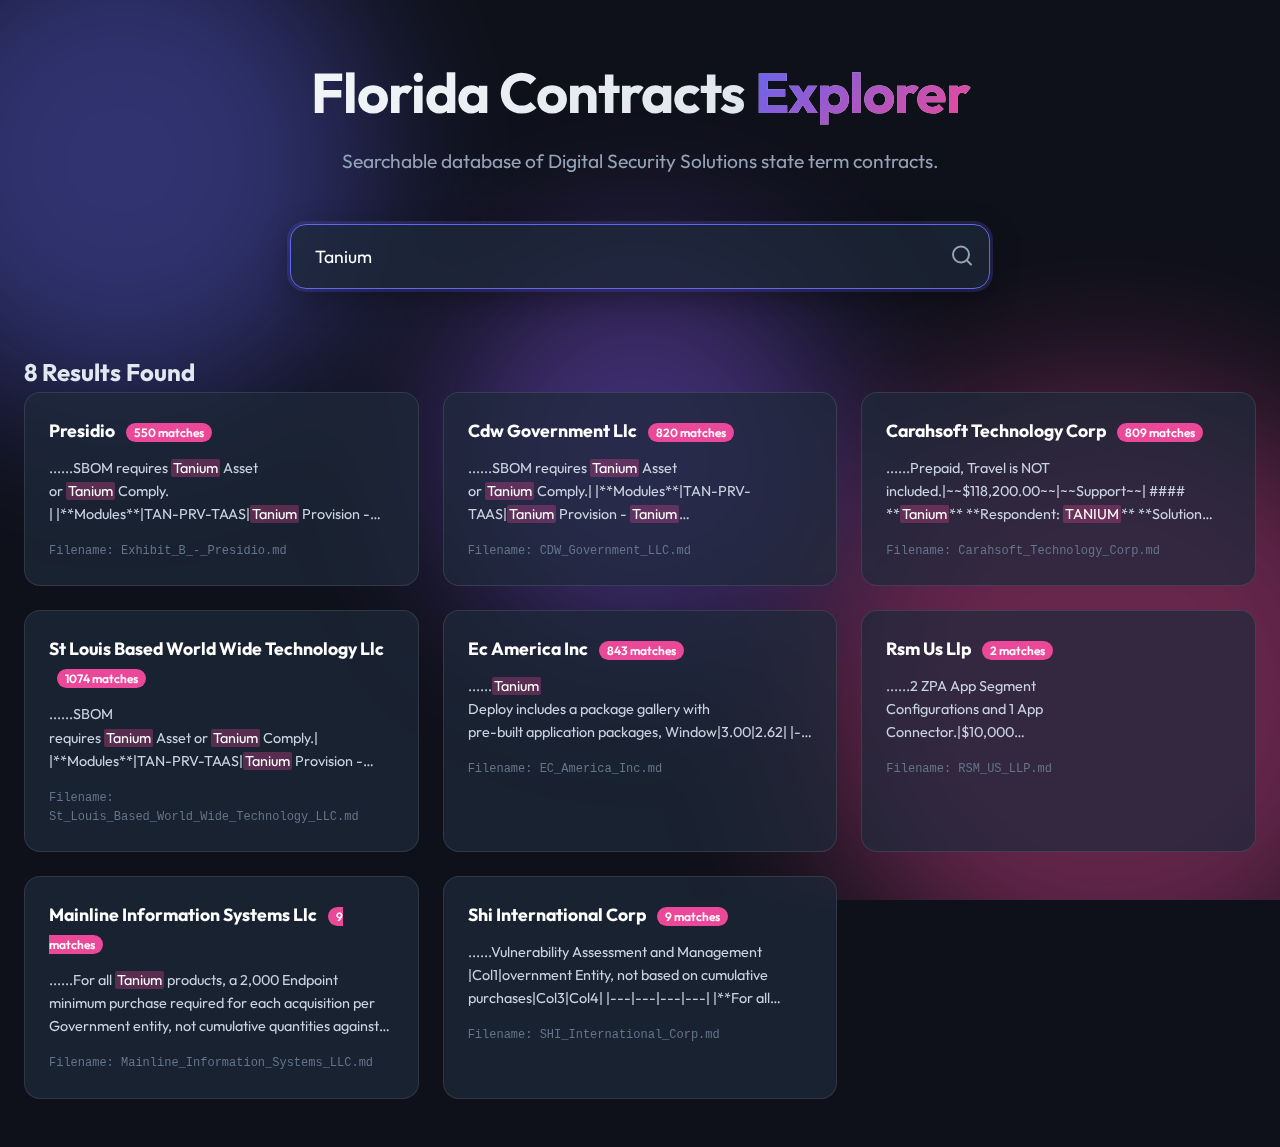
<file: search_debug.html>
<!DOCTYPE html>
<html lang="en">

<head>
    <meta charset="UTF-8">
    <meta name="viewport" content="width=device-width, initial-scale=1.0">
    <title>Florida Contract Search</title>
    <link rel="preconnect" href="https://fonts.googleapis.com">
    <link rel="preconnect" href="https://fonts.gstatic.com" crossorigin>
    <link href="https://fonts.googleapis.com/css2?family=Outfit:wght@300;400;500;700&display=swap" rel="stylesheet">
    <link rel="stylesheet" href="/static/style.css">
</head>

<body>
    <div class="background-blobs">
        <div class="blob blob-1"></div>
        <div class="blob blob-2"></div>
        <div class="blob blob-3"></div>
    </div>

    <div class="container">
        <header>
            <h1>Florida Contracts <span class="highlight">Explorer</span></h1>
            <p class="subtitle">Searchable database of Digital Security Solutions state term contracts.</p>
        </header>

        <section class="search-section">
            <form action="/" method="get" class="search-form">
                <input type="text" name="q" placeholder="Search for vendors, terms, or pricing..." value="Tanium"
                    autocomplete="off" autofocus>
                <button type="submit">
                    <svg xmlns="http://www.w3.org/2000/svg" width="24" height="24" viewBox="0 0 24 24" fill="none"
                        stroke="currentColor" stroke-width="2" stroke-linecap="round" stroke-linejoin="round">
                        <circle cx="11" cy="11" r="8"></circle>
                        <line x1="21" y1="21" x2="16.65" y2="16.65"></line>
                    </svg>
                </button>
            </form>
        </section>

        
        <section class="results-section">
            <h2>8 Results Found</h2>
            <div class="results-grid">
                
                <a href="/document/47?q=Tanium" class="result-card">
                    <div class="card-content">
                        <h3>
                            Presidio
                            
                            <span class="match-badge">550 matches</span>
                            
                        </h3>
                        <div class="snippet">......SBOM requires <mark>Tanium</mark> Asset<br>or <mark>Tanium</mark> Comply.<br>|
|**Modules**|TAN-PRV-TAAS|<mark>Tanium</mark> Provision - <mark>Tanium</mark><br>Cloud|$3.00|$2.97|$2.94|$2.91|$2.88|~~<mark>Tanium</mark> Provision enables bare metal provisioning and refresh imaging use cases for~~<br>Windows and Linux endpoints. Provision requires <mark>Tanium</mark> Deploy.|
|**Modules**|TAN-CERTMAN-TAAS|<mark>Tanium</mark> Certificate Manager -<br><mark>Tanium</mark> Cloud|$3.00|$2.97|$2......</div>
                        <div class="meta">Filename: Exhibit_B_-_Presidio.md</div>
                    </div>
                </a>
                
                <a href="/document/7?q=Tanium" class="result-card">
                    <div class="card-content">
                        <h3>
                            Cdw Government Llc
                            
                            <span class="match-badge">820 matches</span>
                            
                        </h3>
                        <div class="snippet">......SBOM requires <mark>Tanium</mark> Asset<br>or <mark>Tanium</mark> Comply.|
|**Modules**|TAN-PRV-TAAS|<mark>Tanium</mark> Provision - <mark>Tanium</mark><br>Cloud|$3.00|$2.97|$2.94|$2.91|$2.88|<mark>Tanium</mark> Provision enables bare metal provisioning and refresh imaging use cases for<br>Windows and Linux endpoints. Provision requires <mark>Tanium</mark> Deploy.|
|**Modules**|TAN-CERTMAN-TAAS|<mark>Tanium</mark> Certificate Manager -<br><mark>Tanium</mark> Cloud|$3.00|$2.97|$2.94......</div>
                        <div class="meta">Filename: CDW_Government_LLC.md</div>
                    </div>
                </a>
                
                <a href="/document/23?q=Tanium" class="result-card">
                    <div class="card-content">
                        <h3>
                            Carahsoft Technology Corp
                            
                            <span class="match-badge">809 matches</span>
                            
                        </h3>
                        <div class="snippet">......Prepaid, Travel is NOT included.|~~$118,200.00~~|~~Support~~|

#### **<mark>Tanium</mark>**







**Respondent: <mark>TANIUM</mark>**
**Solution Proposed:** **<mark>Tanium</mark> Endpoint-Based Asset Discovery**
(<mark>Tanium</mark> Core, Asset, Discover, Patch, Deploy, Comply)
**Service Category:** 1
**Pricing discount tiers are for individual order per Government Entity, not based on cumulative**
**purchases For all <mark>Tanium</mark> products, a 2,000 Endpoint minimum purchase required for each**
**acquisition per Government entity, not cumulative quantities......</div>
                        <div class="meta">Filename: Carahsoft_Technology_Corp.md</div>
                    </div>
                </a>
                
                <a href="/document/21?q=Tanium" class="result-card">
                    <div class="card-content">
                        <h3>
                            St Louis Based World Wide Technology Llc
                            
                            <span class="match-badge">1074 matches</span>
                            
                        </h3>
                        <div class="snippet">......SBOM<br>requires <mark>Tanium</mark> Asset or <mark>Tanium</mark> Comply.|
|**Modules**|TAN-PRV-TAAS|<mark>Tanium</mark> Provision -<br><mark>Tanium</mark> Cloud|$3.00|$2.97|$2.94|$2.91|$2.88|<mark>Tanium</mark> Provision enables bare metal provisioning and refresh imaging use cases<br>for<br>Windows and Linux endpoints. Provision requires <mark>Tanium</mark> Deploy.|
|**Modules**|TAN-CERTMAN-TAAS|<mark>Tanium</mark> Certificate<br>Manager - <mark>Tanium</mark> Cloud|$3.00|$2.97|$2......</div>
                        <div class="meta">Filename: St_Louis_Based_World_Wide_Technology_LLC.md</div>
                    </div>
                </a>
                
                <a href="/document/12?q=Tanium" class="result-card">
                    <div class="card-content">
                        <h3>
                            Ec America Inc
                            
                            <span class="match-badge">843 matches</span>
                            
                        </h3>
                        <div class="snippet">......<mark>Tanium</mark><br>Deploy includes a package gallery with<br>pre-built application packages, Window|3.00|2.62|
|---|---|---|---|---|
|<mark>Tanium</mark>, Inc.|TAN-DEPLOY-TAAS|<mark>Tanium</mark> Deploy - <mark>Tanium</mark> Cloud - 2k<br>endpoint min purchase required|8.00|6.99|
|<mark>Tanium</mark>, Inc.|TAN-DEV-SUM-<br>RENEW|<mark>Tanium</mark> Appliance, Dev/Lab -<br>Maintenance Renewal|1700.00|1485.64|
|<mark>Tanium</mark>, Inc.|TAN-DEX-S|<mark>Tanium</mark> Digital Employee Experience......</div>
                        <div class="meta">Filename: EC_America_Inc.md</div>
                    </div>
                </a>
                
                <a href="/document/1?q=Tanium" class="result-card">
                    <div class="card-content">
                        <h3>
                            Rsm Us Llp
                            
                            <span class="match-badge">2 matches</span>
                            
                        </h3>
                        <div class="snippet">......2 ZPA App Segment<br>Configurations and 1 App<br>Connector.|$10,000<br>|One time cost<br>per contracting<br>or purchasing<br>Agency.<br>|
|Zscaler Step-Up<br>Implementation –<br>Zscaler Essentials|Includes everything offered in quick<br>start and 100 URL and Cloud App<br>Rule Configurations<br>Advanced Connector Deployment<br>Support – Intune, SCCM, <mark>Tanium</mark><br>Package Support Traffic Forwarding......</div>
                        <div class="meta">Filename: RSM_US_LLP.md</div>
                    </div>
                </a>
                
                <a href="/document/11?q=Tanium" class="result-card">
                    <div class="card-content">
                        <h3>
                            Mainline Information Systems Llc
                            
                            <span class="match-badge">9 matches</span>
                            
                        </h3>
                        <div class="snippet">......For all <mark>Tanium</mark> products, a 2,000 Endpoint minimum purchase required for each
acquisition per Government entity, not cumulative quantities against this DMS Term contract.

Tiered, not to exceed pricing for **initial** term:

|Tier|Price|Unit|
|---|---|---|
|~~List Price~~<br>|~~$63.75~~<br>|~~Per Endpoint~~<br>|
|~~Minimum of 2,000 EPS per Transaction~~<br>|~~$63.11~~<br>|~~Per Endpoint~~<br>|
|~~2,000 to 4,999......</div>
                        <div class="meta">Filename: Mainline_Information_Systems_LLC.md</div>
                    </div>
                </a>
                
                <a href="/document/5?q=Tanium" class="result-card">
                    <div class="card-content">
                        <h3>
                            Shi International Corp
                            
                            <span class="match-badge">9 matches</span>
                            
                        </h3>
                        <div class="snippet">......Vulnerability Assessment and Management

|Col1|overnment Entity, not based on cumulative purchases|Col3|Col4|
|---|---|---|---|
|**For all <mark>Tanium</mark> products, a 2,000 Endpoint minimum purchase required for each acquisition per Government entity,**|**For all <mark>Tanium</mark> products, a 2,000 Endpoint minimum purchase required for each acquisition per Government entity,**|**For all <mark>Tanium</mark> products, a 2,000 Endpoint minimum purchase required for each acquisition per Government......</div>
                        <div class="meta">Filename: SHI_International_Corp.md</div>
                    </div>
                </a>
                
            </div>

            
        </section>
        
    </div>
</body>

</html>
</file>
<file: static/style.css>
:root {
    --bg-color: #0f111a;
    --text-color: #e2e8f0;
    --primary-color: #6366f1;
    --secondary-color: #ec4899;
    --accent-color: #8b5cf6;
    --glass-bg: rgba(30, 41, 59, 0.7);
    --glass-border: rgba(255, 255, 255, 0.1);
    --card-hover: rgba(45, 55, 72, 0.8);
}

* {
    box-sizing: border-box;
    margin: 0;
    padding: 0;
}

body {
    font-family: 'Outfit', sans-serif;
    background-color: var(--bg-color);
    color: var(--text-color);
    line-height: 1.6;
    min-height: 100vh;
    overflow-x: hidden;
    position: relative;
}

/* Dynamic Background Blobs */
.background-blobs {
    position: fixed;
    top: 0;
    left: 0;
    width: 100%;
    height: 100%;
    z-index: -1;
    overflow: hidden;
}

.blob {
    position: absolute;
    filter: blur(80px);
    opacity: 0.4;
    border-radius: 50%;
    animation: move 20s infinite alternate;
}

.blob-1 {
    top: -10%;
    left: -10%;
    width: 500px;
    height: 500px;
    background: var(--primary-color);
}

.blob-2 {
    bottom: -10%;
    right: -10%;
    width: 600px;
    height: 600px;
    background: var(--secondary-color);
    animation-duration: 25s;
}

.blob-3 {
    top: 50%;
    left: 50%;
    width: 400px;
    height: 400px;
    background: var(--accent-color);
    transform: translate(-50%, -50%);
    animation-duration: 30s;
}

@keyframes move {
    from {
        transform: translate(0, 0) scale(1);
    }

    to {
        transform: translate(30px, -30px) scale(1.1);
    }
}

/* Pagination and Search Context */
.search-context-bar {
    margin-bottom: 1.5rem;
}

.pagination-controls {
    display: flex;
    flex-direction: column;
    gap: 1rem;
    margin-top: 2rem;
    padding-top: 1rem;
    border-top: 1px solid rgba(255, 255, 255, 0.1);
}

.page-nav,
.result-nav {
    display: flex;
    justify-content: space-between;
    align-items: center;
    width: 100%;
}

.nav-btn {
    padding: 0.8rem 1.5rem;
    background: rgba(255, 255, 255, 0.1);
    color: white;
    text-decoration: none;
    border-radius: 8px;
    transition: all 0.3s ease;
    border: 1px solid rgba(255, 255, 255, 0.1);
}

.result-btn {
    background: rgba(236, 72, 153, 0.2);
    /* Secondary color tint */
    border-color: rgba(236, 72, 153, 0.4);
}

.result-btn:hover:not(.disabled) {
    background: var(--secondary-color);
    border-color: var(--secondary-color);
}

.nav-btn:hover:not(.disabled) {
    background: var(--primary-color);
    border-color: var(--primary-color);
    transform: translateY(-2px);
}

.nav-btn.disabled {
    opacity: 0.5;
    cursor: not-allowed;
    background: rgba(255, 255, 255, 0.05);
}

.page-indicator {
    font-family: 'JetBrains Mono', monospace;
    color: rgba(255, 255, 255, 0.7);
}

/* Animations */
@keyframes fadeIn {
    from {
        opacity: 0;
        transform: translateY(10px);
    }

    to {
        opacity: 1;
        transform: translateY(0);
    }
}

.document-card,
.results-header,
.page-card,
.document-container {
    animation: fadeIn 0.5s ease-out forwards;
}

.container {
    width: 100%;
    margin: 0 auto;
    padding: 3rem 1.5rem;
}

header {
    text-align: center;
    margin-bottom: 3rem;
}

h1 {
    font-size: 3.5rem;
    font-weight: 700;
    letter-spacing: -1px;
    margin-bottom: 0.5rem;
    background: linear-gradient(135deg, #fff 0%, #cbd5e1 100%);
    -webkit-background-clip: text;
    -webkit-text-fill-color: transparent;
}

.highlight {
    background: linear-gradient(135deg, var(--primary-color), var(--secondary-color));
    -webkit-background-clip: text;
    -webkit-text-fill-color: transparent;
}

.subtitle {
    color: #94a3b8;
    font-size: 1.2rem;
}

/* Search Bar */
.search-form {
    position: relative;
    max-width: 700px;
    margin: 0 auto 4rem;
}

.search-form input {
    width: 100%;
    padding: 1.25rem 3.5rem 1.25rem 1.5rem;
    font-family: inherit;
    font-size: 1.1rem;
    background: var(--glass-bg);
    border: 1px solid var(--glass-border);
    border-radius: 1rem;
    color: white;
    backdrop-filter: blur(12px);
    transition: all 0.3s ease;
    box-shadow: 0 4px 20px rgba(0, 0, 0, 0.2);
}

.search-form input:focus {
    outline: none;
    border-color: var(--primary-color);
    box-shadow: 0 0 0 3px rgba(99, 102, 241, 0.2), 0 8px 30px rgba(0, 0, 0, 0.3);
}

.search-form button {
    position: absolute;
    right: 1rem;
    top: 50%;
    transform: translateY(-50%);
    background: none;
    border: none;
    color: #94a3b8;
    cursor: pointer;
    transition: color 0.3s;
}

.search-form button:hover {
    color: white;
}

/* Results Grid */
.results-grid {
    display: grid;
    grid-template-columns: repeat(auto-fill, minmax(300px, 1fr));
    gap: 1.5rem;
}

.result-card {
    background: var(--glass-bg);
    border: 1px solid var(--glass-border);
    border-radius: 1rem;
    padding: 1.5rem;
    text-decoration: none;
    color: inherit;
    transition: all 0.3s ease;
    backdrop-filter: blur(10px);
    display: flex;
    flex-direction: column;
}

.result-card:hover {
    transform: translateY(-5px);
    background: var(--card-hover);
    border-color: var(--primary-color);
    box-shadow: 0 10px 30px rgba(0, 0, 0, 0.3);
}

.result-card h3 {
    margin-bottom: 0.75rem;
    font-size: 1.1rem;
    color: #fff;
}

.result-card .snippet {
    font-size: 0.9rem;
    color: #cbd5e1;
    margin-bottom: 1rem;
    display: -webkit-box;
    -webkit-line-clamp: 3;
    -webkit-box-orient: vertical;
    overflow: hidden;
}

.result-card mark {
    background-color: rgba(236, 72, 153, 0.3);
    color: #fff;
    padding: 0 2px;
    border-radius: 2px;
}

.result-card .meta {
    font-size: 0.75rem;
    color: #64748b;
    margin-top: auto;
    font-family: 'JetBrains Mono', monospace;
}

.match-badge {
    background-color: var(--secondary-color);
    color: white;
    font-size: 0.75rem;
    padding: 2px 8px;
    border-radius: 12px;
    margin-left: 8px;
    vertical-align: middle;
    font-weight: 600;
}

.no-results {
    text-align: center;
    padding: 3rem;
    color: #94a3b8;
    background: var(--glass-bg);
    border-radius: 1rem;
}

/* Document View */
.top-nav {
    display: flex;
    align-items: center;
    padding: 1rem 2rem;
    background: rgba(15, 17, 26, 0.8);
    backdrop-filter: blur(10px);
    position: sticky;
    top: 0;
    z-index: 100;
    border-bottom: 1px solid var(--glass-border);
}

.back-link {
    display: flex;
    align-items: center;
    gap: 0.5rem;
    color: #94a3b8;
    text-decoration: none;
    font-weight: 500;
    transition: color 0.3s;
}

.back-link:hover {
    color: var(--primary-color);
}

.doc-title {
    margin-left: 2rem;
    font-weight: 600;
    font-size: 1.1rem;
    white-space: nowrap;
    overflow: hidden;
    text-overflow: ellipsis;
}

.doc-layout {
    display: flex;
    height: calc(100vh - 80px);
    /* Adjust based on header height */
    overflow: hidden;
    width: 100%;
}

.document-container {
    width: 100%;
    margin: 0;
    padding: 2rem;
    background: var(--glass-bg);
    border: none;
    border-radius: 0;
    backdrop-filter: blur(12px);
    min-height: auto;
    height: 100vh;
    /* Full height if not using split pane layout directly on body */
}

/* Markdown Styles */
.markdown-body {
    font-size: 1rem;
    color: #e2e8f0;
}

.markdown-body h1,
.markdown-body h2,
.markdown-body h3 {
    margin-top: 1.5rem;
    margin-bottom: 1rem;
    color: #fff;
}

.markdown-body p {
    margin-bottom: 1rem;
}

.markdown-body pre {
    background: #1e293b;
    padding: 1rem;
    border-radius: 0.5rem;
    overflow-x: auto;
    margin-bottom: 1rem;
}

.markdown-body code {
    font-family: 'JetBrains Mono', monospace;
    font-size: 0.9em;
}

/* Table Styles */
.markdown-body table {
    width: 100%;
    margin: 1.5rem 0;
    border-collapse: collapse;
    background: rgba(255, 255, 255, 0.03);
    border-radius: 8px;
    overflow: hidden;
}

.markdown-body th,
.markdown-body td {
    padding: 0.75rem 1rem;
    text-align: left;
    border-bottom: 1px solid rgba(255, 255, 255, 0.1);
}

.markdown-body th {
    background: rgba(255, 255, 255, 0.1);
    font-weight: 600;
    color: #fff;
    white-space: nowrap;
}

.markdown-body tr:last-child td {
    border-bottom: none;
}

.markdown-body tr:hover td {
    background: rgba(255, 255, 255, 0.05);
}

/* Scroll wrapper for wide tables */
.table-wrapper {
    overflow-x: auto;
    width: 100%;
    margin-bottom: 1rem;
}

@media (max-width: 600px) {
    h1 {
        font-size: 2.5rem;
    }

    .container {
        padding: 1rem;
    }

    .results-grid {
        grid-template-columns: 1fr;
    }
}

/* AI Answer Styles */
.ai-section .markdown-body p {
    margin-bottom: 0.5rem;
}
.ai-section .markdown-body ul {
    margin-left: 1.5rem;
    margin-bottom: 0.5rem;
}
</file>
